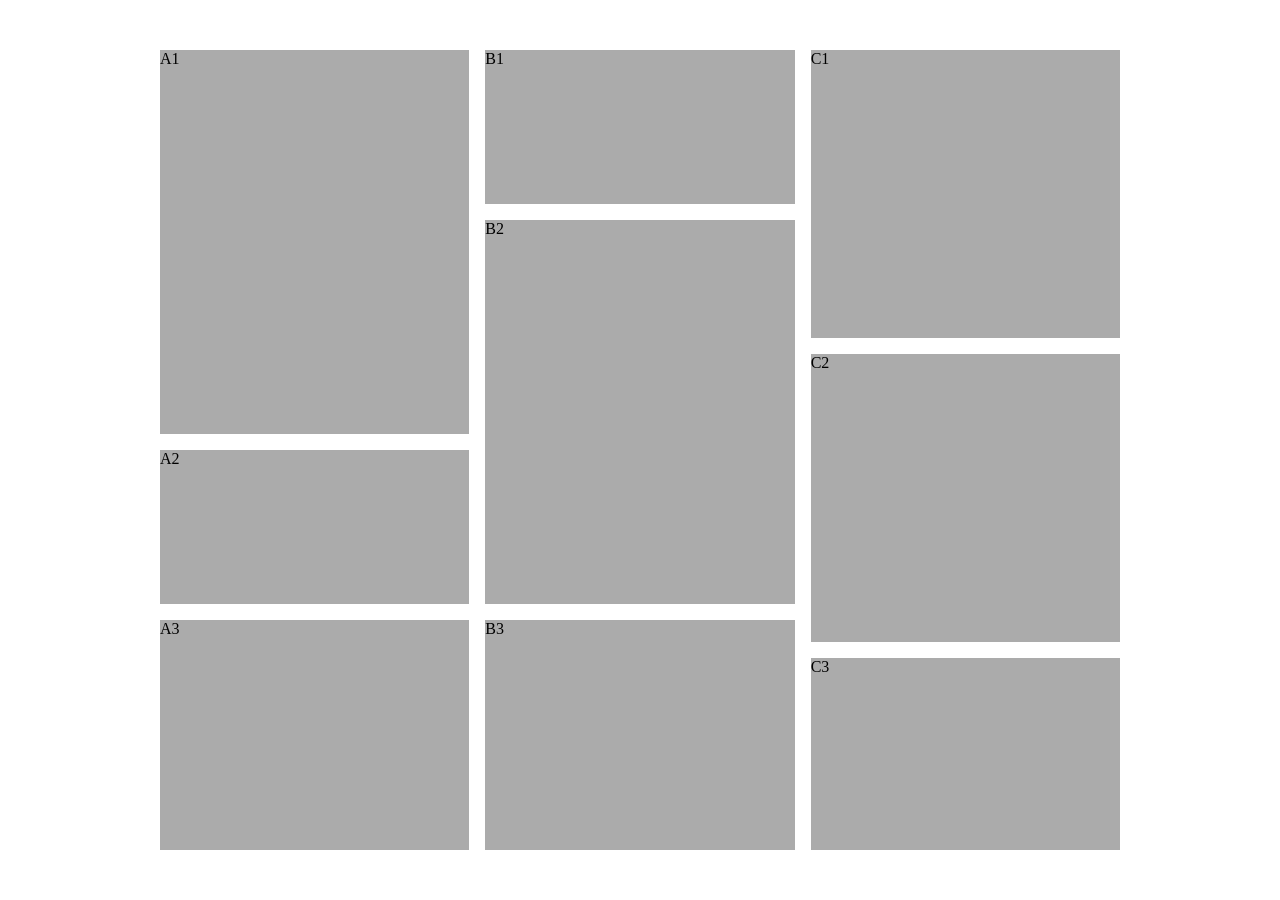
<file: B1/index.html>
<!DOCTYPE html>
<html lang="en">
  <head>
    <meta charset="UTF-8" />
    <meta name="viewport" content="width=device-width, initial-scale=1.0" />
    <title>B2</title>
    <link rel="stylesheet" href="style.css" />
  </head>
  <body>
    <div class="container">

      <div class="content1">
        <div class="row">A1</div>
        <div class="row">A2</div>
        <div class="row">A3</div>
      </div>

      <div class="content2">
        <div class="row">B1</div>
        <div class="row">B2</div>
        <div class="row">B3</div>
      </div>

      <div class="content3">
        <div class="row">C1</div>
        <div class="row">C2</div>
        <div class="row">C3</div>
      </div>
    </div>
  </body>
</html>
</file>
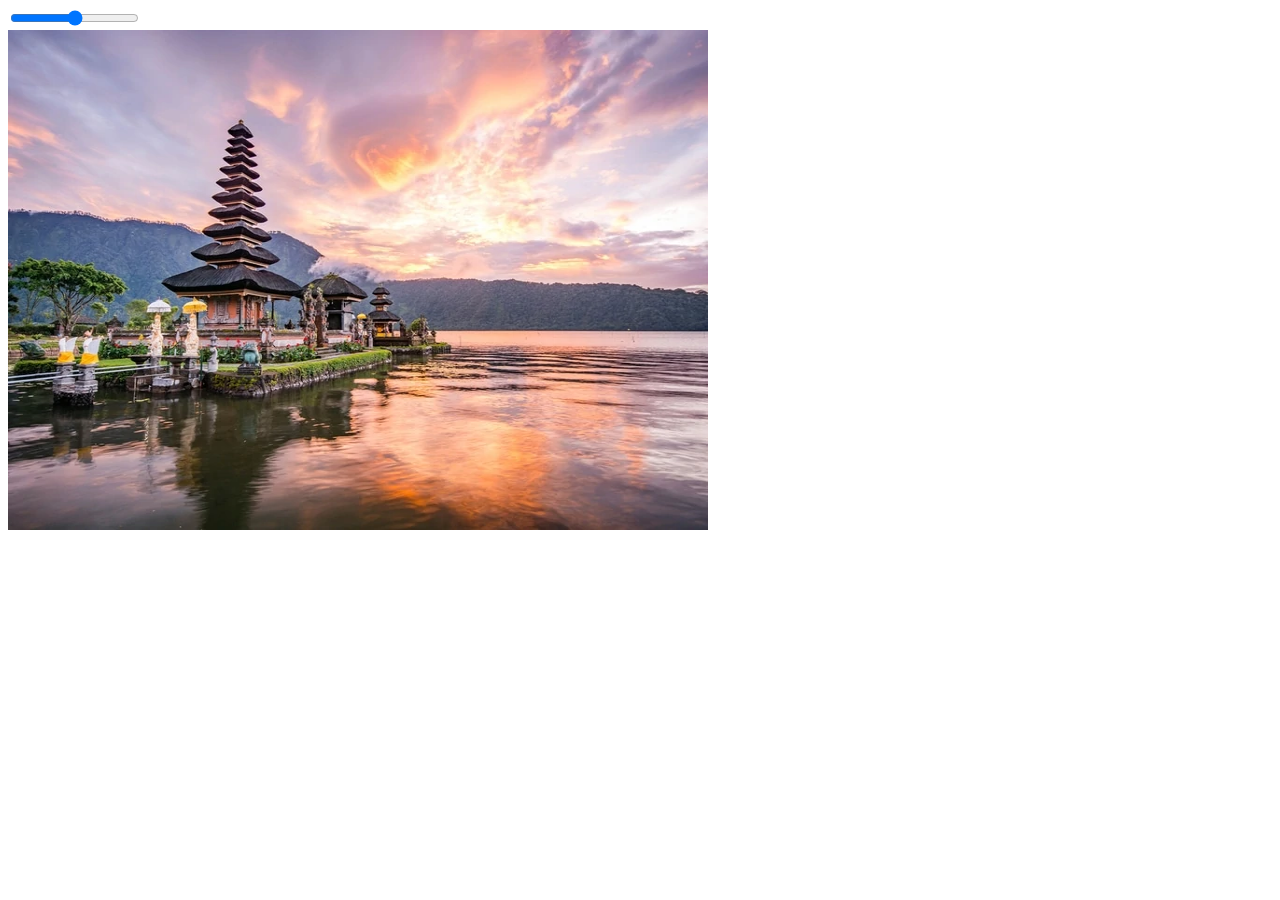
<file: C2/index.html>
<!DOCTYPE html>
<html lang="en">
<head>
	<meta charset="UTF-8">
	<meta name="viewport" content="width=device-width, initial-scale=1.0">
	<title>Compare Image Grayscale</title>
</head>
<body>
    <div class="container">
        <input type="range"
        class="slider"
        min="0"
        max="100"
        value="50"
        oninput="updateSlider(this.value)"
        >

    </div>

<div id="gray">
    <img src="./image.webp" height="500" width="700">
    
</div>

<script>
  const gray = document.getElementById("gray");

  function handleCompareGray(el {
    const maxHeight = 500;
    const height 
  })
</script>
    
</body>
</html>
</file>
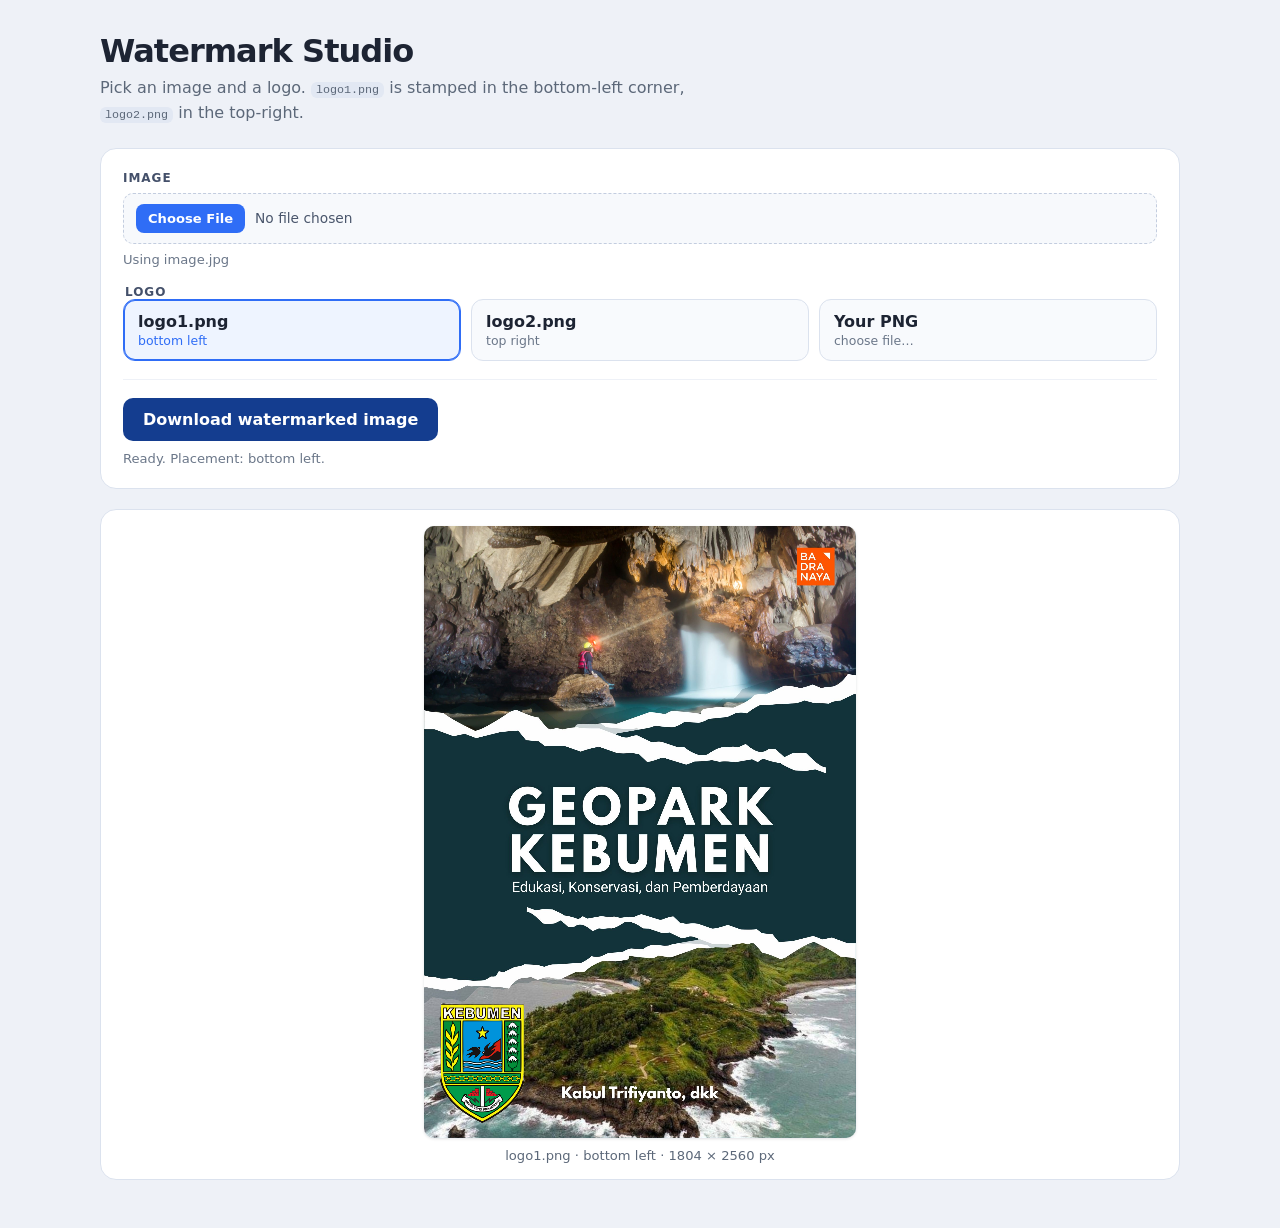
<file: D3/index.html>
<!DOCTYPE html>
<html lang="en">
  <head>
    <meta charset="UTF-8" />
    <meta name="viewport" content="width=device-width, initial-scale=1.0" />
    <title>Watermark Studio</title>
    <link rel="stylesheet" href="style.css" />
  </head>
  <body>
    <main class="app">
      <header class="app__header">
        <h1>Watermark Studio</h1>
        <p>
          Pick an image and a logo. <code>logo1.png</code> is stamped in the
          bottom-left corner, <code>logo2.png</code> in the top-right.
        </p>
      </header>

      <section class="controls" aria-label="Watermark controls">
        <div class="field">
          <label class="field__label" for="image-input">Image</label>
          <input id="image-input" type="file" accept="image/*" />
          <p class="field__hint" id="image-hint">Using image.jpg</p>
        </div>

        <fieldset class="field">
          <legend class="field__label">Logo</legend>
          <div class="logo-options" role="radiogroup" aria-label="Logo">
            <label class="logo-option">
              <input type="radio" name="logo" value="logo1.png" checked />
              <span class="logo-option__name">logo1.png</span>
              <span class="logo-option__place">bottom left</span>
            </label>
            <label class="logo-option">
              <input type="radio" name="logo" value="logo2.png" />
              <span class="logo-option__name">logo2.png</span>
              <span class="logo-option__place">top right</span>
            </label>
            <label class="logo-option">
              <input type="radio" name="logo" value="custom" />
              <span class="logo-option__name">Your PNG</span>
              <span class="logo-option__place" id="custom-name">choose file…</span>
            </label>
          </div>
          <input id="logo-input" type="file" accept="image/png,image/webp,image/*" hidden />
        </fieldset>

        <div class="actions">
          <button id="download" type="button">Download watermarked image</button>
          <p id="status" class="status" role="status"></p>
        </div>
      </section>

      <figure class="preview">
        <canvas id="canvas" aria-label="Watermarked preview"></canvas>
        <figcaption id="caption"></figcaption>
      </figure>
    </main>

    <script src="app.js"></script>
  </body>
</html>
</file>
<file: B1/style.css>
* {
  margin: 0;
  padding: 0;
}

body {
  display: flex;
  align-items: center;
  justify-content: center;
  width: 100vw;
  height: 100vh;
}

.container {
  display: grid;
  grid-template-columns: repeat(3, 1fr);
  width: 960px;
  height: 800px;
  gap: 1rem;
}

.content1 {
  display: grid;
  grid-template-rows: 5fr 2fr 3fr;
  gap: 1rem;
}

.content2 {
  display: grid;
  grid-template-rows: 2fr 5fr 3fr;
  gap: 1rem;
}

.content3 {
  display: grid;
  grid-template-rows: 3fr 3fr 2fr;
  gap: 1rem;
}

.row {
  background-color: #ababab;
}

@media only screen and (max-width: 600px) {
  .container {
    grid-template-columns: repeat(2, 1fr);
  }
}
</file>
<file: D3/style.css>
:root {
  color-scheme: light;
  font-family: system-ui, -apple-system, BlinkMacSystemFont, "Segoe UI", sans-serif;
  color: #1d2433;
  background: #eef1f7;
}

* {
  box-sizing: border-box;
}

body {
  min-width: 320px;
  min-height: 100vh;
  margin: 0;
  padding: 32px 20px 48px;
}

.app {
  width: min(100%, 1080px);
  margin: 0 auto;
}

.app__header {
  margin-bottom: 22px;
}

.app__header h1 {
  margin: 0 0 6px;
  font-size: clamp(1.5rem, 4vw, 2rem);
  letter-spacing: -0.03em;
}

.app__header p {
  max-width: 62ch;
  margin: 0;
  color: #5c6879;
  line-height: 1.55;
}

code {
  padding: 1px 5px;
  border-radius: 6px;
  background: #e2e8f3;
  font-size: 0.9em;
}

.controls {
  display: grid;
  gap: 18px;
  padding: 22px;
  margin-bottom: 20px;
  border: 1px solid #dbe2ee;
  border-radius: 16px;
  background: #fff;
}

.field {
  display: grid;
  gap: 8px;
  min-width: 0;
  padding: 0;
  margin: 0;
  border: 0;
}

.field__label {
  color: #44506a;
  font-size: 0.75rem;
  font-weight: 700;
  letter-spacing: 0.08em;
  text-transform: uppercase;
}

.field__hint {
  margin: 0;
  color: #6b7789;
  font-size: 0.82rem;
}

input[type="file"] {
  width: 100%;
  padding: 10px 12px;
  border: 1px dashed #c3cddf;
  border-radius: 10px;
  background: #f7f9fc;
  color: #4a566c;
  font: inherit;
  font-size: 0.86rem;
  cursor: pointer;
}

input[type="file"]::file-selector-button {
  padding: 7px 12px;
  margin-right: 10px;
  border: 0;
  border-radius: 8px;
  background: #2f6df6;
  color: #fff;
  font: inherit;
  font-size: 0.82rem;
  font-weight: 600;
  cursor: pointer;
}

.logo-options {
  display: grid;
  grid-template-columns: repeat(3, minmax(0, 1fr));
  gap: 10px;
}

.logo-option {
  display: grid;
  gap: 2px;
  padding: 12px 14px;
  border: 1px solid #dbe2ee;
  border-radius: 12px;
  background: #f8fafd;
  cursor: pointer;
  transition: border-color 120ms ease, background 120ms ease;
}

.logo-option:hover {
  border-color: #b9c8e6;
}

.logo-option:has(input:checked) {
  border-color: #2f6df6;
  background: #eef4ff;
  box-shadow: inset 0 0 0 1px #2f6df6;
}

.logo-option input {
  position: absolute;
  opacity: 0;
  pointer-events: none;
}

.logo-option__name {
  overflow: hidden;
  font-weight: 650;
  text-overflow: ellipsis;
  white-space: nowrap;
}

.logo-option__place {
  overflow: hidden;
  color: #6b7789;
  font-size: 0.78rem;
  text-overflow: ellipsis;
  white-space: nowrap;
}

.logo-option:has(input:checked) .logo-option__place {
  color: #2f6df6;
}

.actions {
  display: grid;
  gap: 10px;
  padding-top: 4px;
  border-top: 1px solid #eef1f7;
}

#download {
  justify-self: start;
  padding: 12px 20px;
  margin-top: 14px;
  border: 0;
  border-radius: 10px;
  background: #143d8f;
  color: #fff;
  font: inherit;
  font-weight: 650;
  cursor: pointer;
  transition: background 120ms ease;
}

#download:hover {
  background: #0f2f70;
}

#download:disabled {
  background: #b9c3d4;
  cursor: not-allowed;
}

.status {
  min-height: 1.2em;
  margin: 0;
  color: #6b7789;
  font-size: 0.82rem;
}

.status[data-tone="error"] {
  color: #b42318;
}

.preview {
  display: grid;
  gap: 10px;
  justify-items: center;
  padding: 16px;
  margin: 0;
  border: 1px solid #dbe2ee;
  border-radius: 16px;
  background: #fff;
}

.preview canvas {
  display: block;
  max-width: 100%;
  max-height: 68vh;
  border-radius: 10px;
  background: #f1f4fa;
  box-shadow: 0 1px 3px rgb(16 24 40 / 12%);
}

.preview figcaption {
  color: #5c6879;
  font-size: 0.82rem;
  text-align: center;
}

@media (max-width: 640px) {
  body {
    padding: 20px 14px 32px;
  }

  .logo-options {
    grid-template-columns: 1fr;
  }
}
</file>
